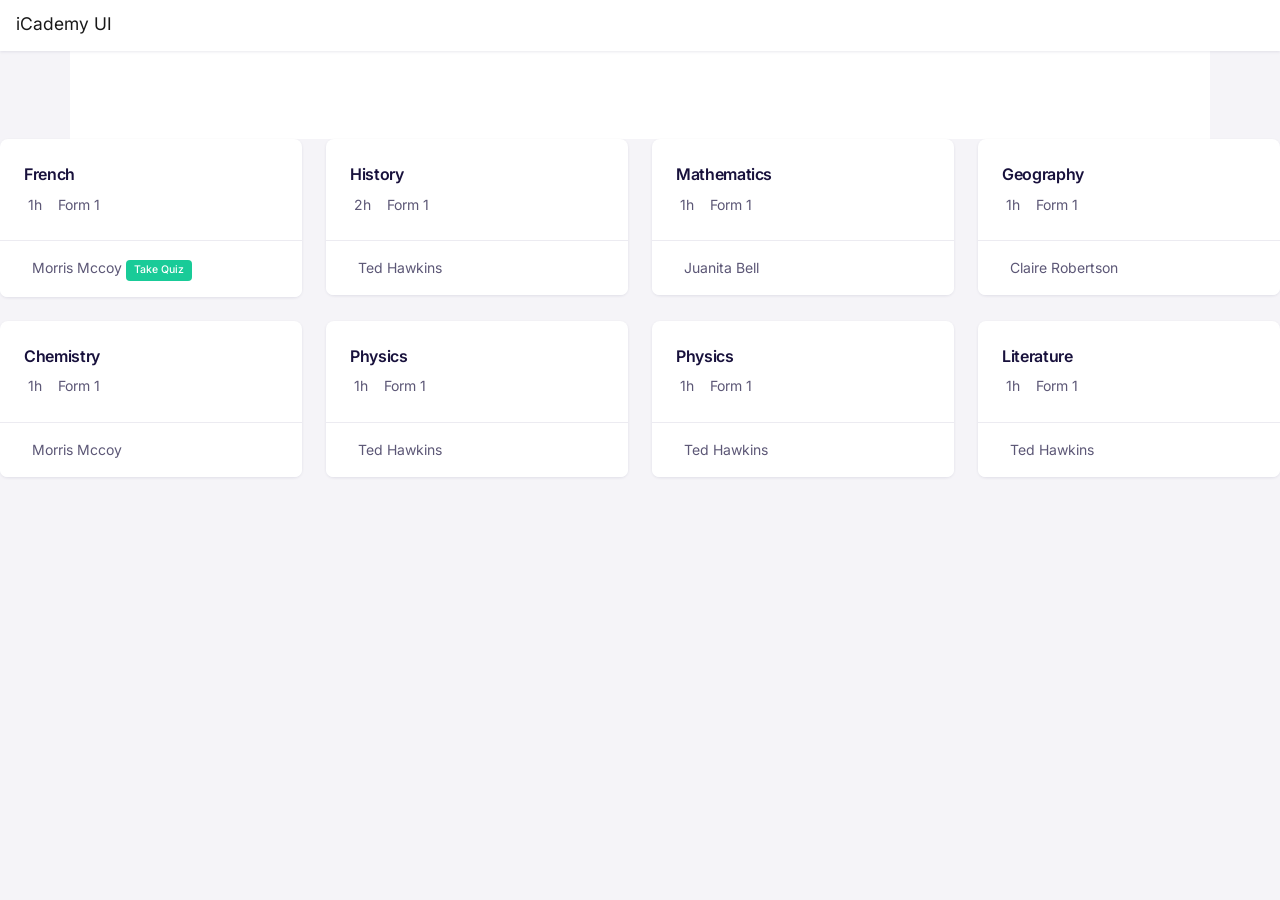
<file: iCademyUI Student/Student/pages/student/po.html>
<!DOCTYPE html>
<html lang="en">

<head>
    <!-- Required meta tags -->
    <meta charset="utf-8">
    <meta name="viewport" content="width=device-width, initial-scale=1">
    <meta name="description"
        content="Icademy Is a platform that give students access to all cameroonian education systems from kindergarten to high school" />
    <meta name="keywords"
        content="ICADEMY, icademy, Nexinch, Nexinxh LLC, Bamenda, Cameroon, Education in Cameroon, Nextern, Online school, Free education in cameroon" />

    <!-- Theme CSS -->
    <link rel="stylesheet" href="../../assets/css/style.css">
    <link rel="stylesheet" href="https://cdnjs.cloudflare.com/ajax/libs/font-awesome/5.15.4/css/all.min.css"
        integrity="sha512-1ycn6IcaQQ40/MKBW2W4Rhis/DbILU74C1vSrLJxCq57o941Ym01SwNsOMqvEBFlcgUa6xLiPY/NS5R+E6ztJQ=="
        crossorigin="anonymous" referrerpolicy="no-referrer" />
    <title>Icademy UI Template</title>
</head>
<body>
    <nav class="navbar navbar-expand-lg navbar-default">
        <div class="container-fluid px-0">
            <a class="navbar-brand" href="../../index.html">iCademy UI</a>
        </div>
    </nav>
    <div class="container pt-12 col-md-12" style="background-color: white;"></div>
    <div class="row">
        <div class="col-md-12">
            <div class="row">
                <div class="col-lg-3 col-md-6 col-12">
                    <!-- Card -->
                    <div class="card  mb-4 card-hover">
                        <!-- Card body -->
                        <div class="card-body">
                            <h3 class="h4 mb-2 text-truncate-line-2 "><a href="quizq.html"
                                    class="text-inherit">French</a>
                            </h3>
                            <!-- List inline -->
                            <ul class="mb-0  list-inline">
                                <li class="list-inline-item"><i
                                        class="mdi mdi-clock-time-four-outline text-muted me-1"></i>1h
                                </li>
                                <li class="list-inline-item"><i
                                    class="mdi mdi-clock-time-four-outline text-muted me-1"></i>Form 1
                            </li>
                            </ul>
                            
                        </div>
                        <!-- Card footer -->
                        <div class="card-footer">
                            <div class="row align-items-center g-0">
                                <div class="col-auto">
                                </div>
                                <div class="col ms-2">
                                    <span>Morris Mccoy</span>
                                    <span class="badge bg-success"><a class="nav-link" href="quizq.html">Take Quiz</a></span>
                       
                                </div>
                                <div class="col-auto">
                                    <a href="#" class="removeBookmark">
                                        <i class="mdi mdi-bookmark mdi-18px"></i>
                                    </a>
                                </div>
                            </div>
                        </div>
                    </div>
                </div>
                <div class="col-lg-3 col-md-6 col-12">
                    <!-- Card -->
                    <div class="card  mb-4 card-hover">
                        <a href="#" class="card-img-top"></a>
                        <!-- Card body -->
                        <div class="card-body">
                            <h3 class="h4 mb-2 text-truncate-line-2 "><a href="#"
                                    class="text-inherit">History</a></h3>
                            <!-- List inline -->
                            <ul class="mb-0 list-inline">
                                <li class="list-inline-item"><i
                                        class="mdi mdi-clock-time-four-outline text-muted me-1"></i>2h
                                </li> 
                                <li class="list-inline-item"><i
                                    class="mdi mdi-clock-time-four-outline text-muted me-1"></i>Form 1
                                
                            </ul>
                            
                        </div>
                        <!-- Card footer -->
                        <div class="card-footer">
                            <div class="row align-items-center g-0">
                                <div class="col-auto">
                                </div>
                                <div class="col ms-2">
                                    <span>Ted Hawkins</span>
                                </div>
                                <div class="col-auto">
                                    <a href="#" class="removeBookmark">
                                        <i class="mdi mdi-bookmark mdi-18px"></i>
                                    </a>
                                </div>
                            </div>
                        </div>
                    </div>
                </div>
                <div class="col-lg-3 col-md-6 col-12">
                    <!-- Card -->
                    <div class="card  mb-4 card-hover">
                        <a href="#" class="card-img-top"></a>
                        <!-- Card body -->
                        <div class="card-body">
                            <h3 class="h4 mb-2 text-truncate-line-2 "><a href="quizq.html"
                                    class="text-inherit">Mathematics</a>
                            </h3>
                            <!-- List inline -->
                            <ul class="mb-0 list-inline">
                                <li class="list-inline-item"><i
                                        class="mdi mdi-clock-time-four-outline text-muted me-1"></i>1h
                                </li>
                                <li class="list-inline-item"><i
                                    class="mdi mdi-clock-time-four-outline text-muted me-1"></i>Form 1
                                
                            </ul>
                            
                        </div>
                        <!-- Card footer -->
                        <div class="card-footer">
                            <div class="row align-items-center g-0">
                                <div class="col-auto">
                                </div>
                                <div class="col ms-2">
                                    <span>Juanita Bell</span>
                                </div>
                                <div class="col-auto">
                                    <a href="#" class="removeBookmark">
                                        <i class="mdi mdi-bookmark mdi-18px"></i>
                                    </a>
                                </div>
                            </div>
                        </div>
                    </div>
                </div>
                <div class="col-lg-3">
                    <!-- Card -->
                    <div class="card  mb-4 card-hover">
                        <a href="#" class="card-img-top"></a>
                        <!-- Card body -->
                        <div class="card-body">
                            <h3 class="h4 mb-2 text-truncate-line-2 "><a href="quizq.html"
                                    class="text-inherit">Geography</a>
                            </h3>
                            <!-- List inline -->
                            <ul class="mb-0  list-inline">
                                <li class="list-inline-item"><i
                                        class="mdi mdi-clock-time-four-outline text-muted me-1"></i>1h
                                </li>
                                <li class="list-inline-item"><i
                                    class="mdi mdi-clock-time-four-outline text-muted me-1"></i>Form 1
                                
                            </ul>
                            
                        </div>
                        <!-- Card Footer -->
                        <div class="card-footer">
                            <div class="row align-items-center g-0">
                                <div class="col-auto">
                                </div>
                                <div class="col ms-2">
                                    <span>Claire Robertson</span>
                                </div>
                                <div class="col-auto">
                                    <a href="#" class="removeBookmark">
                                        <i class="mdi mdi-bookmark mdi-18px"></i>
                                    </a>
                                </div>
                            </div>
                        </div>
                    </div>
                </div>
            </div>
            <div class="row">
                <div class="col-lg-3 col-md-6 col-12">
                    <!-- Card -->
                    <div class="card  mb-4 card-hover">
                        <a href="#" class="card-img-top"></a>
                        <!-- Card body -->
                        <div class="card-body">
                            <h3 class="h4 mb-2 text-truncate-line-2 "><a href="quizq.html"
                                    class="text-inherit">Chemistry</a></h3>
                            <!-- List inline -->
                            <ul class="mb-0  list-inline">
                                <li class="list-inline-item"><i
                                        class="mdi mdi-clock-time-four-outline text-muted me-1"></i>1h
                                </li>
                                <li class="list-inline-item"><i
                                    class="mdi mdi-clock-time-four-outline text-muted me-1"></i>Form 1
                                
                            </ul>
                            
                        </div>
                        <!-- Card Footer -->
                        <div class="card-footer">
                            <div class="row align-items-center g-0">
                                <div class="col-auto">
                                </div>
                                <div class="col ms-2">
                                    <span>Morris Mccoy</span>
                                </div>
                                <div class="col-auto">
                                    <a href="#" class="removeBookmark">
                                        <i class="mdi mdi-bookmark mdi-18px"></i>
                                    </a>
                                </div>
                            </div>
                        </div>
                    </div>
                </div>
                <div class="col-lg-3 col-md-6 col-12">
                    <!-- Card -->
                    <div class="card mb-4 card-hover">
                        <a href="#" class="card-img-top"></a>
                        <!-- Card body -->
                        <div class="card-body">
                            <h3 class="h4 mb-2 text-truncate-line-2 "><a href="quizq.html"
                                    class="text-inherit">Physics</a></h3>
                            <!-- List inline -->
                            <ul class="mb-0 list-inline">
                                <li class="list-inline-item"><i
                                        class="mdi mdi-clock-time-four-outline text-muted me-1"></i>1h
                                </li>
                                <li class="list-inline-item"><i
                                    class="mdi mdi-clock-time-four-outline text-muted me-1"></i>Form 1
                            
                            </ul>
                            
                        </div>
                        <!-- Card Footer -->
                        <div class="card-footer">
                            <div class="row align-items-center g-0">
                                <div class="col-auto">
                                </div>
                                <div class="col ms-2">
                                    <span>Ted Hawkins</span>
                                </div>
                                <div class="col-auto">
                                    <a href="#" class="removeBookmark">
                                        <i class="mdi mdi-bookmark mdi-18px"></i>
                                    </a>
                                </div>
                            </div>
                        </div>
                    </div>
                </div>
                <div class="col-lg-3 col-md-6 col-12">
                    <!-- Card -->
                    <div class="card mb-4 card-hover">
                        <a href="#" class="card-img-top"></a>
                        <!-- Card body -->
                        <div class="card-body">
                            <h3 class="h4 mb-2 text-truncate-line-2 "><a href="quizq.html"
                                    class="text-inherit">Physics</a></h3>
                            <!-- List inline -->
                            <ul class="mb-0 list-inline">
                                <li class="list-inline-item"><i
                                        class="mdi mdi-clock-time-four-outline text-muted me-1"></i>1h
                                </li>
                                <li class="list-inline-item"><i
                                    class="mdi mdi-clock-time-four-outline text-muted me-1"></i>Form 1
                            
                            </ul>
                            
                        </div>
                        <!-- Card Footer -->
                        <div class="card-footer">
                            <div class="row align-items-center g-0">
                                <div class="col-auto">
                                </div>
                                <div class="col ms-2">
                                    <span>Ted Hawkins</span>
                                </div>
                                <div class="col-auto">
                                    <a href="#" class="removeBookmark">
                                        <i class="mdi mdi-bookmark mdi-18px"></i>
                                    </a>
                                </div>
                            </div>
                        </div>
                    </div>
                </div>
                <div class="col-lg-3">
                    <!-- Card -->
                    <div class="card mb-4 card-hover">
                        <a href="#" class="card-img-top"></a>
                        <!-- Card body -->
                        <div class="card-body">
                            <h3 class="h4 mb-2 text-truncate-line-2 "><a href="quizq.html"
                                    class="text-inherit">Literature</a></h3>
                            <!-- List inline -->
                            <ul class="mb-0 list-inline">
                                <li class="list-inline-item"><i
                                        class="mdi mdi-clock-time-four-outline text-muted me-1"></i>1h
                                </li>
                                <li class="list-inline-item"><i
                                    class="mdi mdi-clock-time-four-outline text-muted me-1"></i>Form 1
                            
                            </ul>
                            
                        </div>
                        <!-- Card Footer -->
                        <div class="card-footer">
                            <div class="row align-items-center g-0">
                                <div class="col-auto">
                                </div>
                                <div class="col ms-2">
                                    <span>Ted Hawkins</span>
                                </div>
                                <div class="col-auto">
                                    <a href="#" class="removeBookmark">
                                        <i class="mdi mdi-bookmark mdi-18px"></i>
                                    </a>
                                </div>
                            </div>
                        </div>
                    </div>
                </div>
                
                
            </div>
            
        </div>
    </div>
</body>
</html>
</file>
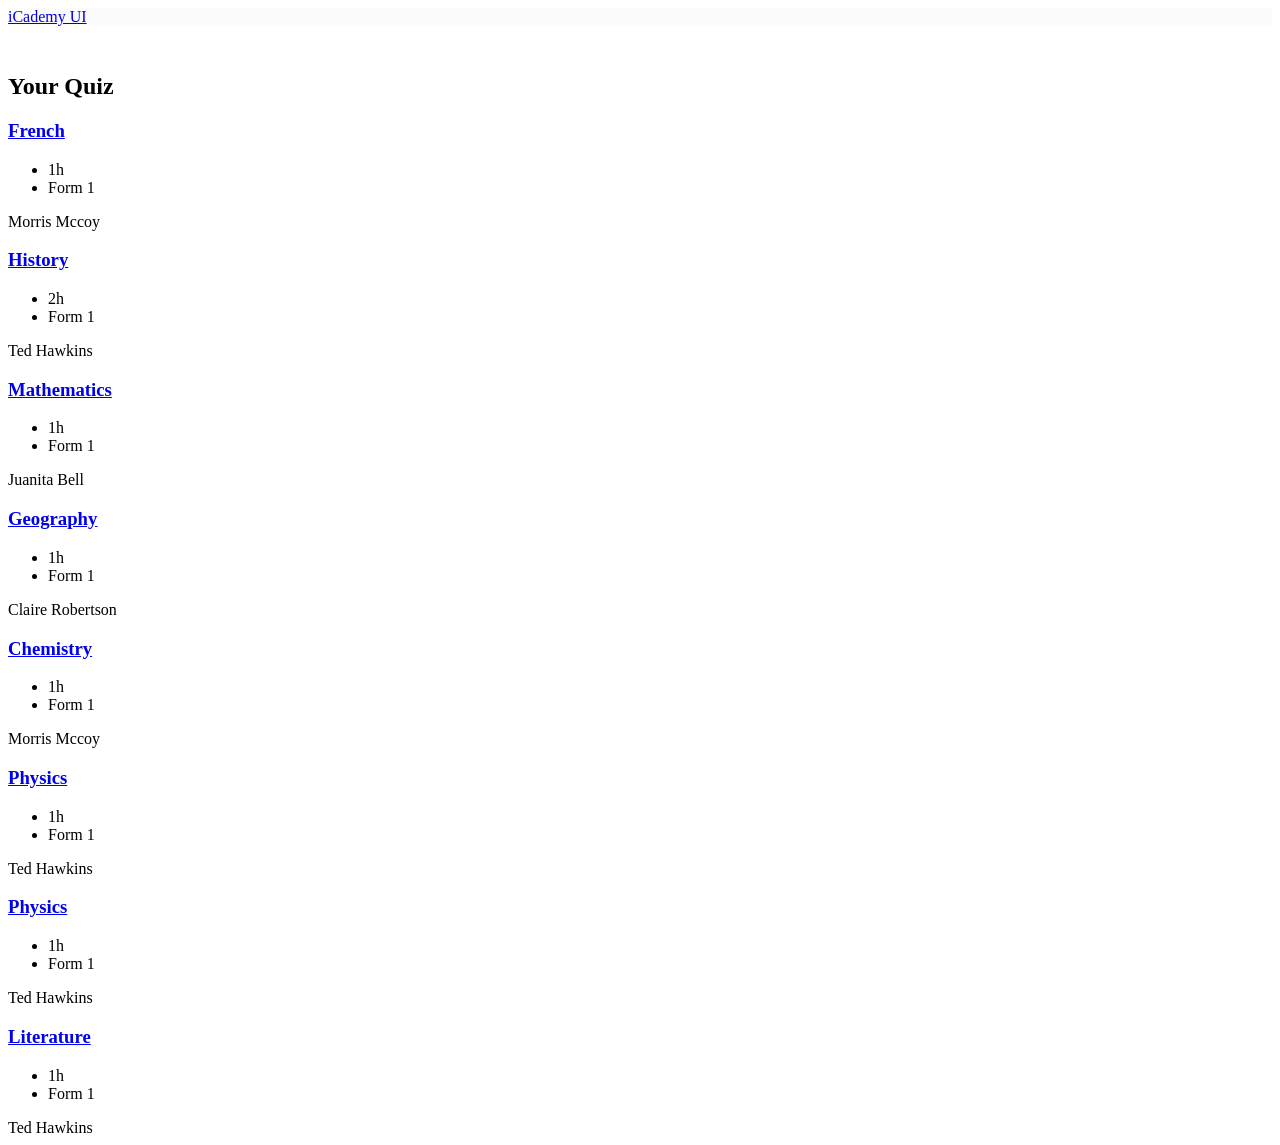
<file: iCademyUI Student/Student/pages/student/pro.html>
<!DOCTYPE html>
<html lang="en">
<head>
    <meta charset="UTF-8">
    <meta http-equiv="X-UA-Compatible" content="IE=edge">
    <meta name="viewport" content="width=device-width, initial-scale=1.0">
    <title>Document</title>
</head>
<body>
    <nav class="navbar navbar-expand-lg navbar-default" style="background-color: #FBFBFB;">
        <div class="container-fluid px-0">
            <a class="navbar-brand" href="../../index.html">iCademy UI</a>
        </div>
    </nav>
      <!-- Content -->
      <div class="py-md-3">
        <div class="row">
            <h2><br>Your Quiz</h2>
            <div class="row">
                <div class="col-md-12">
                    <div class="row">
                        <div class="col-lg-3 col-md-6 col-12">
                            <!-- Card -->
                            <div class="card  mb-4 card-hover">
                                <!-- Card body -->
                                <div class="card-body">
                                    <h3 class="h4 mb-2 text-truncate-line-2 "><a href="quizq.html"
                                            class="text-inherit">French</a>
                                    </h3>
                                    <!-- List inline -->
                                    <ul class="mb-0  list-inline">
                                        <li class="list-inline-item"><i
                                                class="mdi mdi-clock-time-four-outline text-muted me-1"></i>1h
                                        </li>
                                        <li class="list-inline-item"><i
                                            class="mdi mdi-clock-time-four-outline text-muted me-1"></i>Form 1
                                    </li>
                                    </ul>
                                    
                                </div>
                                <!-- Card footer -->
                                <div class="card-footer">
                                    <div class="row align-items-center g-0">
                                        <div class="col-auto">
                                        </div>
                                        <div class="col ms-2">
                                            <span>Morris Mccoy</span>
                                        </div>
                                        <div class="col-auto">
                                            <a href="#" class="removeBookmark">
                                                <i class="mdi mdi-bookmark mdi-18px"></i>
                                            </a>
                                        </div>
                                    </div>
                                </div>
                            </div>
                        </div>
                        <div class="col-lg-3 col-md-6 col-12">
                            <!-- Card -->
                            <div class="card  mb-4 card-hover">
                                <a href="#" class="card-img-top"></a>
                                <!-- Card body -->
                                <div class="card-body">
                                    <h3 class="h4 mb-2 text-truncate-line-2 "><a href="#"
                                            class="text-inherit">History</a></h3>
                                    <!-- List inline -->
                                    <ul class="mb-0 list-inline">
                                        <li class="list-inline-item"><i
                                                class="mdi mdi-clock-time-four-outline text-muted me-1"></i>2h
                                        </li> 
                                        <li class="list-inline-item"><i
                                            class="mdi mdi-clock-time-four-outline text-muted me-1"></i>Form 1
                                        
                                    </ul>
                                    
                                </div>
                                <!-- Card footer -->
                                <div class="card-footer">
                                    <div class="row align-items-center g-0">
                                        <div class="col-auto">
                                        </div>
                                        <div class="col ms-2">
                                            <span>Ted Hawkins</span>
                                        </div>
                                        <div class="col-auto">
                                            <a href="#" class="removeBookmark">
                                                <i class="mdi mdi-bookmark mdi-18px"></i>
                                            </a>
                                        </div>
                                    </div>
                                </div>
                            </div>
                        </div>
                        <div class="col-lg-3 col-md-6 col-12">
                            <!-- Card -->
                            <div class="card  mb-4 card-hover">
                                <a href="#" class="card-img-top"></a>
                                <!-- Card body -->
                                <div class="card-body">
                                    <h3 class="h4 mb-2 text-truncate-line-2 "><a href="quizq.html"
                                            class="text-inherit">Mathematics</a>
                                    </h3>
                                    <!-- List inline -->
                                    <ul class="mb-0 list-inline">
                                        <li class="list-inline-item"><i
                                                class="mdi mdi-clock-time-four-outline text-muted me-1"></i>1h
                                        </li>
                                        <li class="list-inline-item"><i
                                            class="mdi mdi-clock-time-four-outline text-muted me-1"></i>Form 1
                                        
                                    </ul>
                                    
                                </div>
                                <!-- Card footer -->
                                <div class="card-footer">
                                    <div class="row align-items-center g-0">
                                        <div class="col-auto">
                                        </div>
                                        <div class="col ms-2">
                                            <span>Juanita Bell</span>
                                        </div>
                                        <div class="col-auto">
                                            <a href="#" class="removeBookmark">
                                                <i class="mdi mdi-bookmark mdi-18px"></i>
                                            </a>
                                        </div>
                                    </div>
                                </div>
                            </div>
                        </div>
                        <div class="col-lg-3">
                            <!-- Card -->
                            <div class="card  mb-4 card-hover">
                                <a href="#" class="card-img-top"></a>
                                <!-- Card body -->
                                <div class="card-body">
                                    <h3 class="h4 mb-2 text-truncate-line-2 "><a href="quizq.html"
                                            class="text-inherit">Geography</a>
                                    </h3>
                                    <!-- List inline -->
                                    <ul class="mb-0  list-inline">
                                        <li class="list-inline-item"><i
                                                class="mdi mdi-clock-time-four-outline text-muted me-1"></i>1h
                                        </li>
                                        <li class="list-inline-item"><i
                                            class="mdi mdi-clock-time-four-outline text-muted me-1"></i>Form 1
                                        
                                    </ul>
                                    
                                </div>
                                <!-- Card Footer -->
                                <div class="card-footer">
                                    <div class="row align-items-center g-0">
                                        <div class="col-auto">
                                        </div>
                                        <div class="col ms-2">
                                            <span>Claire Robertson</span>
                                        </div>
                                        <div class="col-auto">
                                            <a href="#" class="removeBookmark">
                                                <i class="mdi mdi-bookmark mdi-18px"></i>
                                            </a>
                                        </div>
                                    </div>
                                </div>
                            </div>
                        </div>
                    </div>
                    <div class="row">
                        <div class="col-lg-3 col-md-6 col-12">
                            <!-- Card -->
                            <div class="card  mb-4 card-hover">
                                <a href="#" class="card-img-top"></a>
                                <!-- Card body -->
                                <div class="card-body">
                                    <h3 class="h4 mb-2 text-truncate-line-2 "><a href="quizq.html"
                                            class="text-inherit">Chemistry</a></h3>
                                    <!-- List inline -->
                                    <ul class="mb-0  list-inline">
                                        <li class="list-inline-item"><i
                                                class="mdi mdi-clock-time-four-outline text-muted me-1"></i>1h
                                        </li>
                                        <li class="list-inline-item"><i
                                            class="mdi mdi-clock-time-four-outline text-muted me-1"></i>Form 1
                                        
                                    </ul>
                                    
                                </div>
                                <!-- Card Footer -->
                                <div class="card-footer">
                                    <div class="row align-items-center g-0">
                                        <div class="col-auto">
                                        </div>
                                        <div class="col ms-2">
                                            <span>Morris Mccoy</span>
                                        </div>
                                        <div class="col-auto">
                                            <a href="#" class="removeBookmark">
                                                <i class="mdi mdi-bookmark mdi-18px"></i>
                                            </a>
                                        </div>
                                    </div>
                                </div>
                            </div>
                        </div>
                        <div class="col-lg-3 col-md-6 col-12">
                            <!-- Card -->
                            <div class="card mb-4 card-hover">
                                <a href="#" class="card-img-top"></a>
                                <!-- Card body -->
                                <div class="card-body">
                                    <h3 class="h4 mb-2 text-truncate-line-2 "><a href="quizq.html"
                                            class="text-inherit">Physics</a></h3>
                                    <!-- List inline -->
                                    <ul class="mb-0 list-inline">
                                        <li class="list-inline-item"><i
                                                class="mdi mdi-clock-time-four-outline text-muted me-1"></i>1h
                                        </li>
                                        <li class="list-inline-item"><i
                                            class="mdi mdi-clock-time-four-outline text-muted me-1"></i>Form 1
                                    
                                    </ul>
                                    
                                </div>
                                <!-- Card Footer -->
                                <div class="card-footer">
                                    <div class="row align-items-center g-0">
                                        <div class="col-auto">
                                        </div>
                                        <div class="col ms-2">
                                            <span>Ted Hawkins</span>
                                        </div>
                                        <div class="col-auto">
                                            <a href="#" class="removeBookmark">
                                                <i class="mdi mdi-bookmark mdi-18px"></i>
                                            </a>
                                        </div>
                                    </div>
                                </div>
                            </div>
                        </div>
                        <div class="col-lg-3 col-md-6 col-12">
                            <!-- Card -->
                            <div class="card mb-4 card-hover">
                                <a href="#" class="card-img-top"></a>
                                <!-- Card body -->
                                <div class="card-body">
                                    <h3 class="h4 mb-2 text-truncate-line-2 "><a href="quizq.html"
                                            class="text-inherit">Physics</a></h3>
                                    <!-- List inline -->
                                    <ul class="mb-0 list-inline">
                                        <li class="list-inline-item"><i
                                                class="mdi mdi-clock-time-four-outline text-muted me-1"></i>1h
                                        </li>
                                        <li class="list-inline-item"><i
                                            class="mdi mdi-clock-time-four-outline text-muted me-1"></i>Form 1
                                    
                                    </ul>
                                    
                                </div>
                                <!-- Card Footer -->
                                <div class="card-footer">
                                    <div class="row align-items-center g-0">
                                        <div class="col-auto">
                                        </div>
                                        <div class="col ms-2">
                                            <span>Ted Hawkins</span>
                                        </div>
                                        <div class="col-auto">
                                            <a href="#" class="removeBookmark">
                                                <i class="mdi mdi-bookmark mdi-18px"></i>
                                            </a>
                                        </div>
                                    </div>
                                </div>
                            </div>
                        </div>
                        <div class="col-lg-3">
                            <!-- Card -->
                            <div class="card mb-4 card-hover">
                                <a href="#" class="card-img-top"></a>
                                <!-- Card body -->
                                <div class="card-body">
                                    <h3 class="h4 mb-2 text-truncate-line-2 "><a href="quizq.html"
                                            class="text-inherit">Literature</a></h3>
                                    <!-- List inline -->
                                    <ul class="mb-0 list-inline">
                                        <li class="list-inline-item"><i
                                                class="mdi mdi-clock-time-four-outline text-muted me-1"></i>1h
                                        </li>
                                        <li class="list-inline-item"><i
                                            class="mdi mdi-clock-time-four-outline text-muted me-1"></i>Form 1
                                    
                                    </ul>
                                    
                                </div>
                                <!-- Card Footer -->
                                <div class="card-footer">
                                    <div class="row align-items-center g-0">
                                        <div class="col-auto">
                                        </div>
                                        <div class="col ms-2">
                                            <span>Ted Hawkins</span>
                                        </div>
                                        <div class="col-auto">
                                            <a href="#" class="removeBookmark">
                                                <i class="mdi mdi-bookmark mdi-18px"></i>
                                            </a>
                                        </div>
                                    </div>
                                </div>
                            </div>
                        </div>
                        
                        
                    </div>
                    
                </div>
            </div>
        </div>
    </div>

</body>
</html>
</file>
